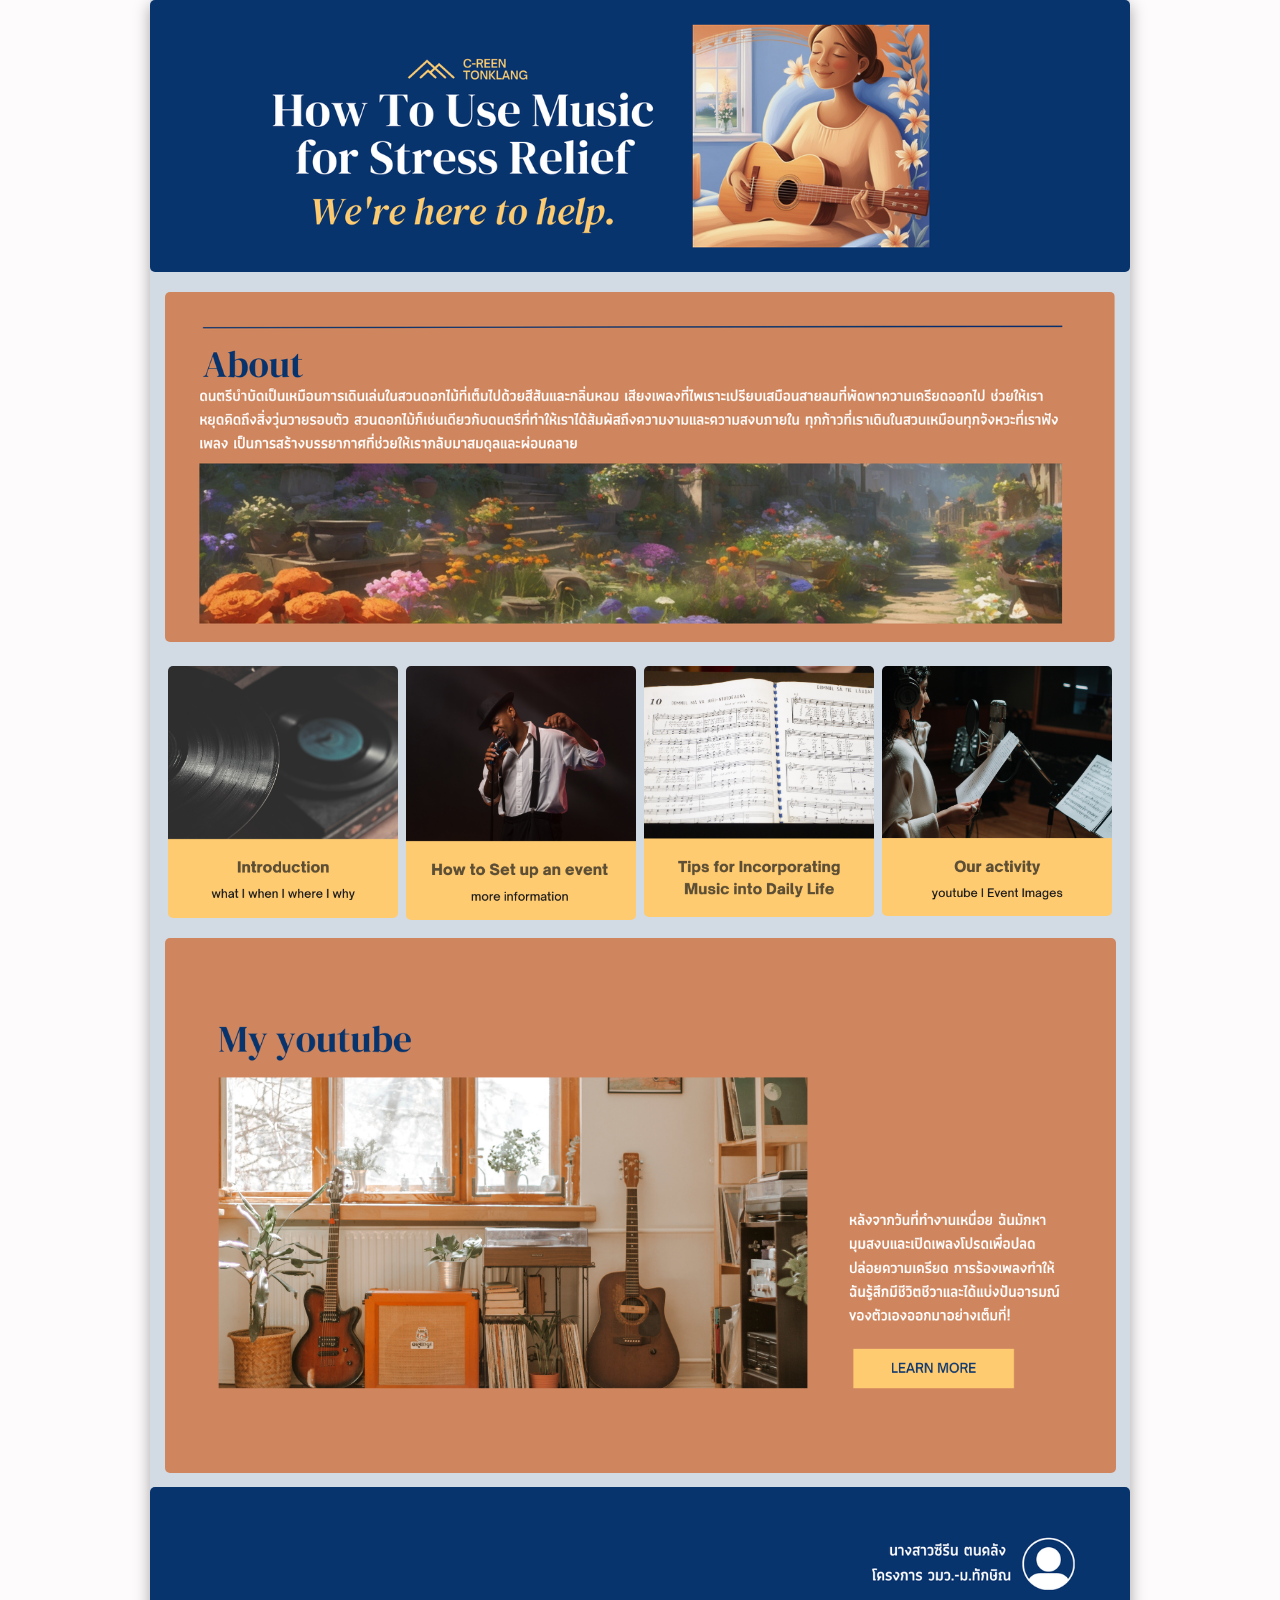
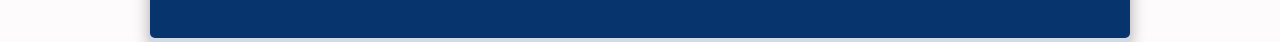
<file: index.html>
<!DOCTYPE html>
<html lang="en">
<head>
    <meta charset="UTF-8">
    <meta name="viewport" content="width=device-width, initial-scale=1.0">
    <link rel="stylesheet" href="css/index.css">
    <title>การบำบัดความเครียดด้วยดนตรี</title>
</head>
<body>
<div class="container">
    <img src="images/music.png" alt="">
    <div class="main-content">
        <img src="images/about.png" alt="">
    </div>
    <div class="link">
        <a href="intro.html"><img src="images/intro.png" alt=""></a>
        <a href="set.html"><img src="images/set.png" alt=""></a>
        <a href="tips.html"><img src="images/tips.png" alt=""></a>
        <a href="activity.html"><img src="images/activity.png" alt=""></a>
    </div>
    <footer>
        <div class="youtube">
            <a href="https://www.youtube.com/@CO%E0%B9%80%E0%B8%A7%E0%B9%88%E0%B8%ADVIBE"><img src="images/youtube.png" alt=""></a>
        </div>
        <div class="end">
            <a href=""><img src="images/end.png" alt=""></a>
        </div>
    </footer>
</div>
</body>
</html>
</file>
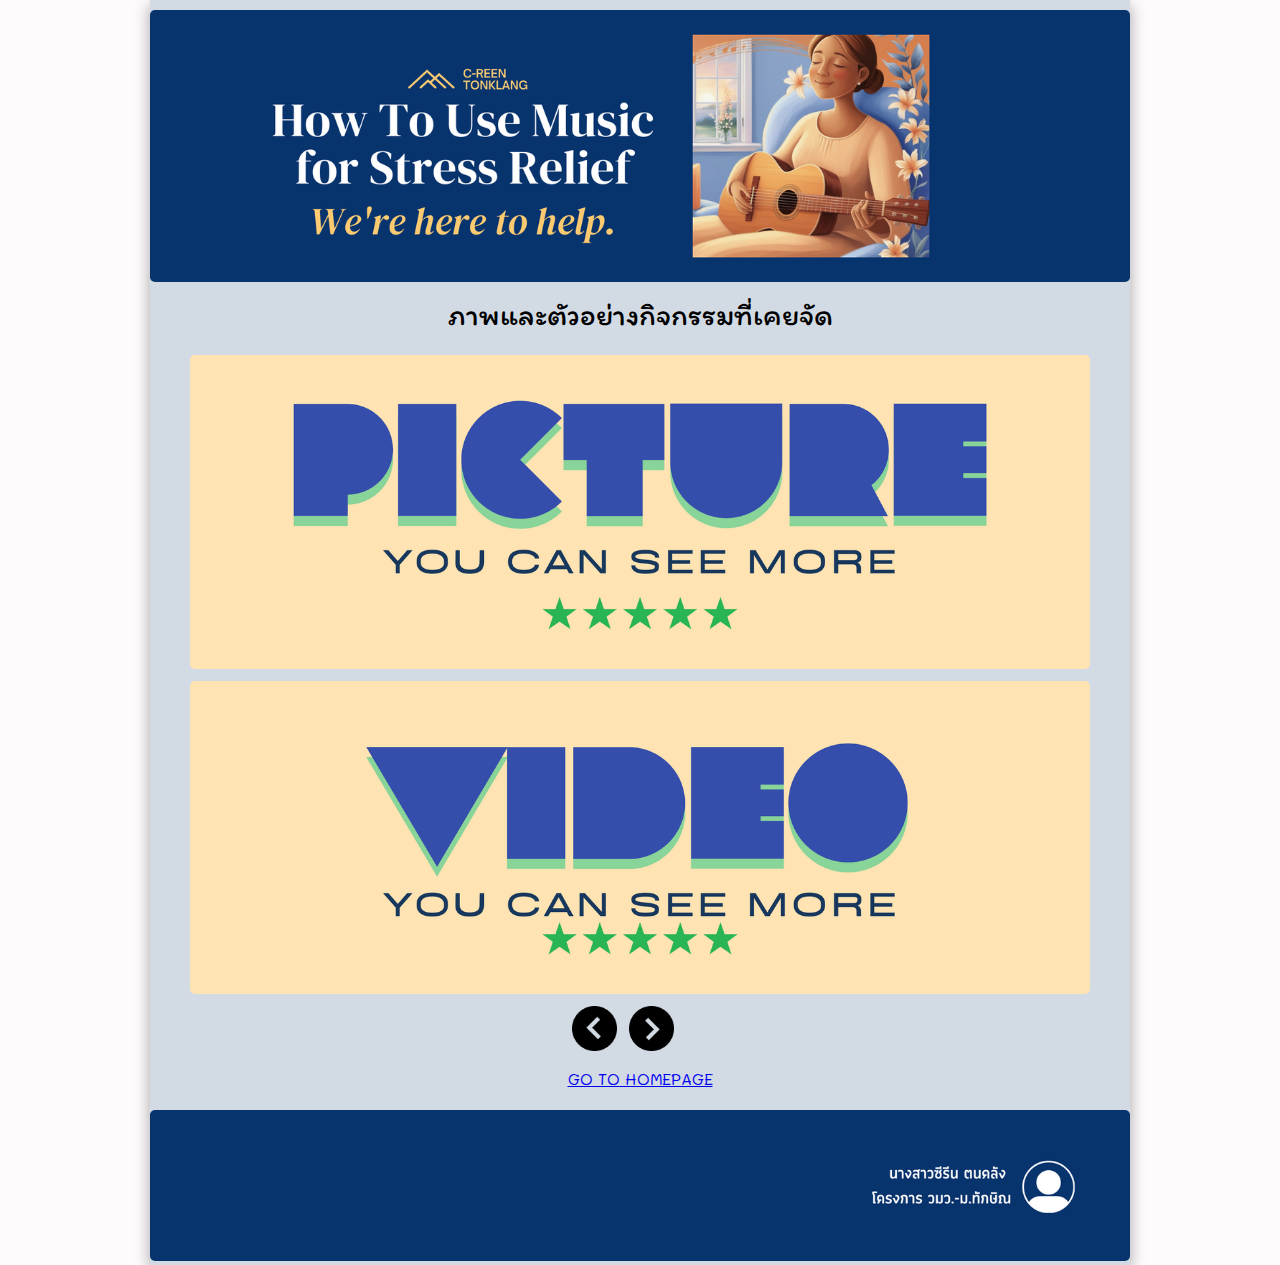
<file: activity.html>
<!DOCTYPE html>
<html lang="en">

<head>
    <meta charset="UTF-8">
    <meta name="viewport" content="width=device-width, initial-scale=1.0">
    <link rel="stylesheet" href="css/activity.css">
    <title>การบำบัดความเครียดด้วยดนตรี</title>
</head>

<body>
    <div class="container">
        <img src="images/music.png" alt="">
        <div class="main-content">
            <h1>ภาพและตัวอย่างกิจกรรมที่เคยจัด</h1>
        </div>
        <div class="link">
            <a href="https://drive.google.com/drive/folders/1nlWauJngmIZAuS_eR5DqWQHLa1t04-ch?usp=drive_link"><img src="images/home-picture.png" alt=""></a>
            <a href="https://drive.google.com/drive/folders/1zL92gk0QCi_Mrt4Wp0utIaLv8jMRRXdd?usp=drive_link"><img src="images/home-video.png" alt=""></a>
       </div>
        <div class="link1">
            <a href="tips.html"><img src="images/back.png" alt=""></a>
            <a href="intro.html"><img src="images/next.png" alt=""></a>
            <a href="index.html"><p>GO TO HOMEPAGE</p></a>
        </div>
        <footer>
            <div class="end">
                <img src="images/end.png" alt="">
            </div>
        </footer>
    </div>
</body>

</html>
</file>
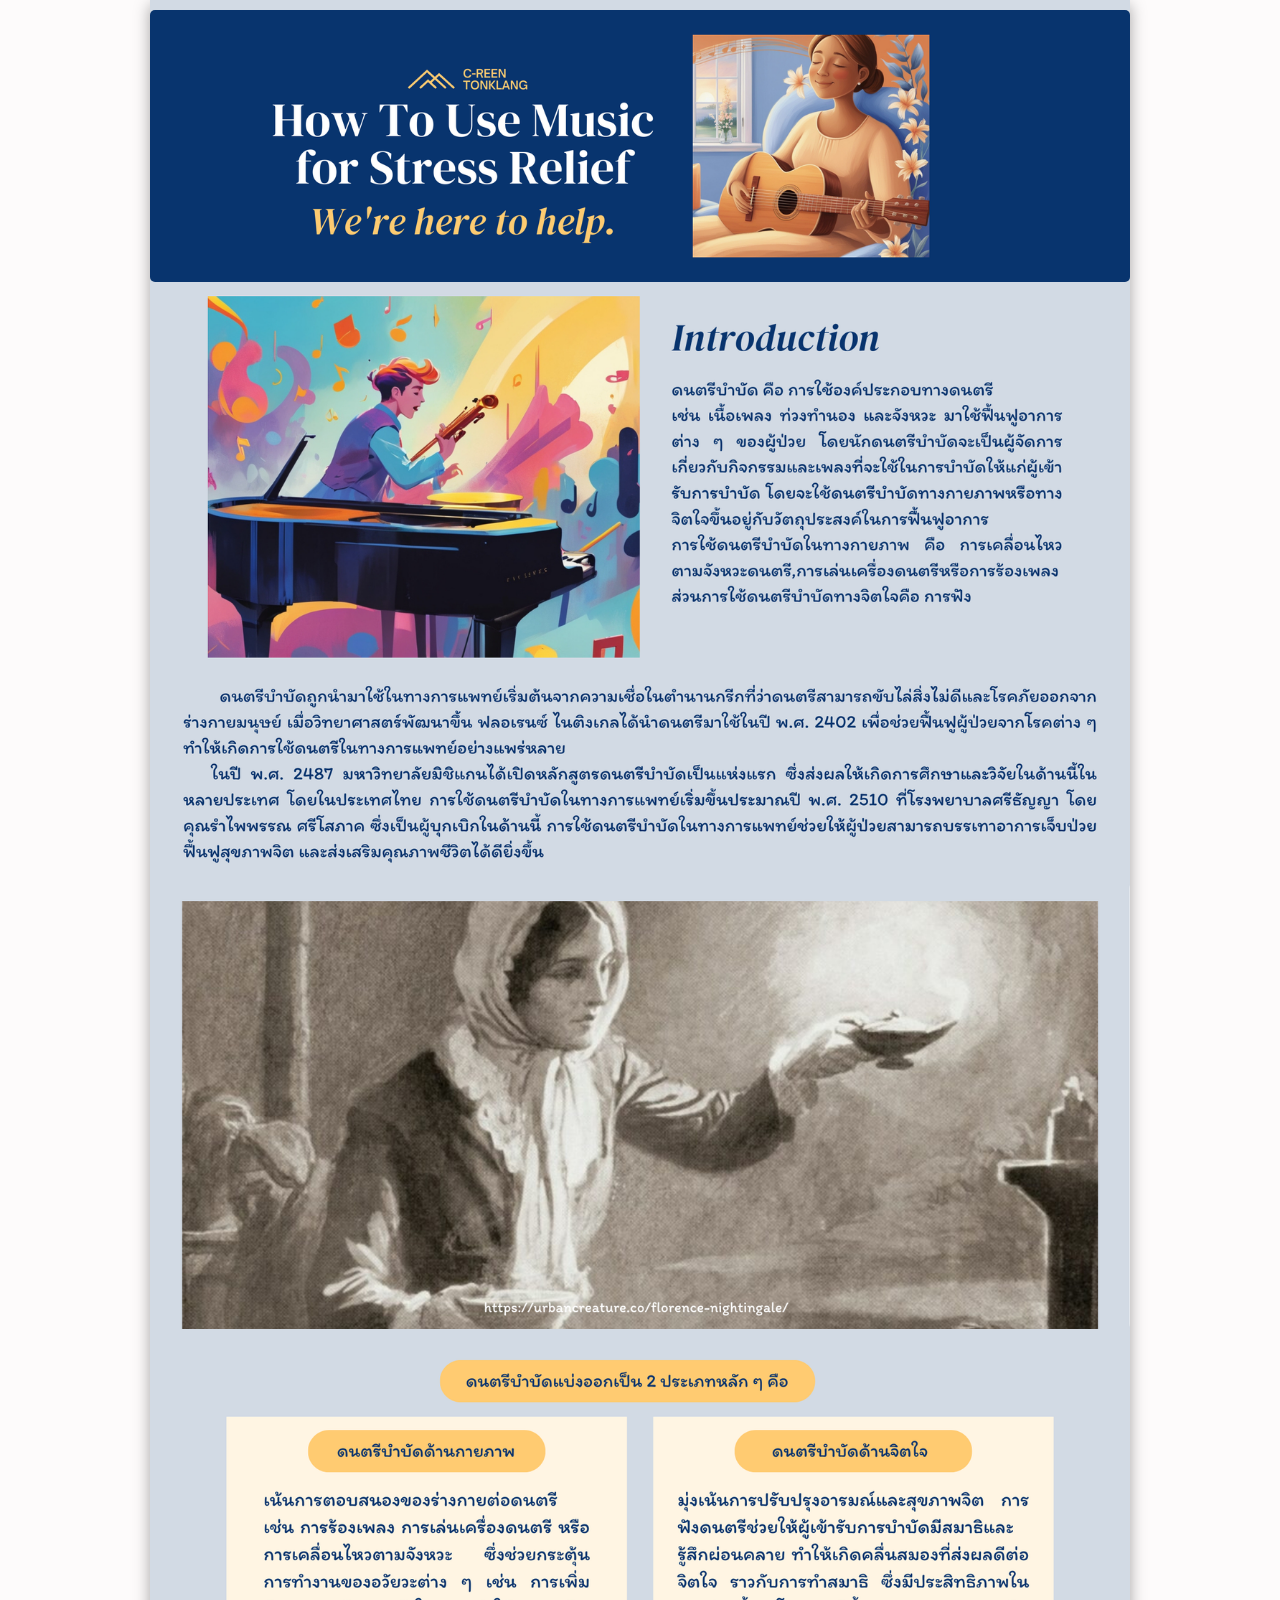
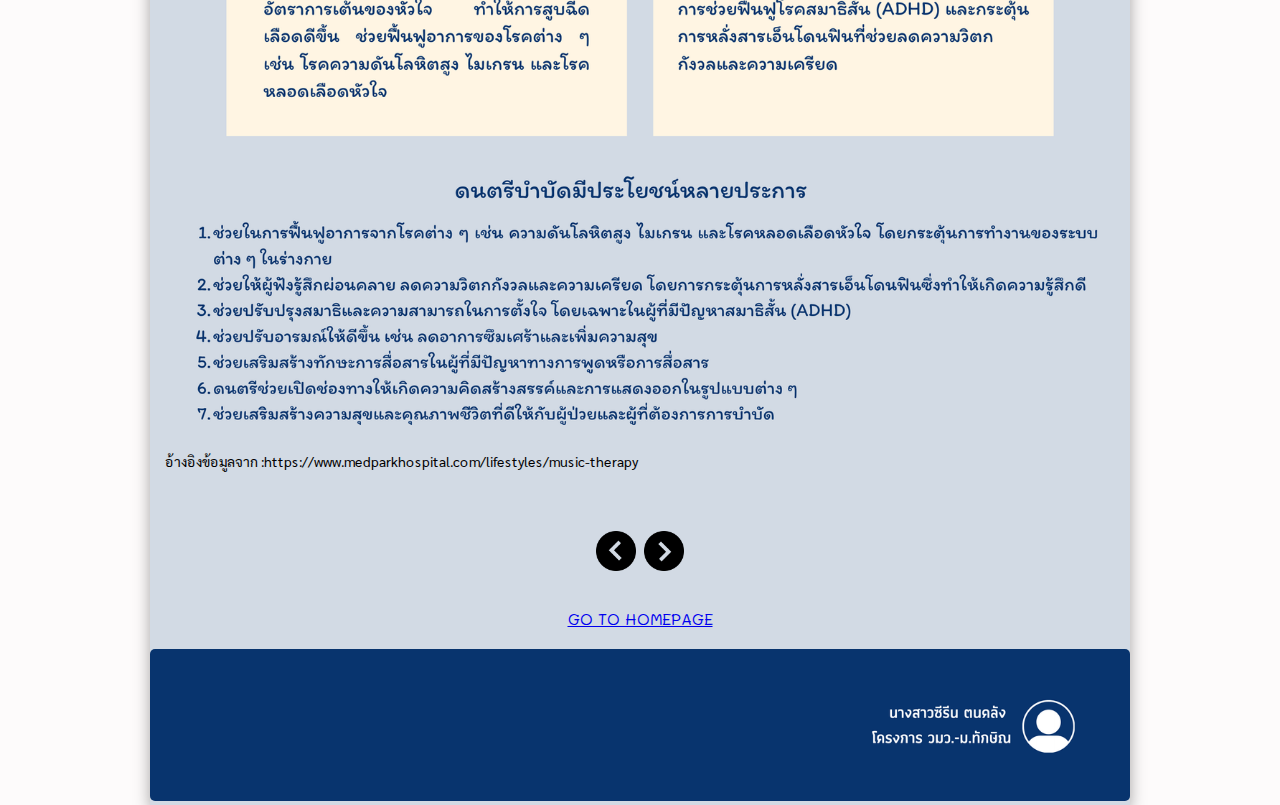
<file: intro.html>
<!DOCTYPE html>
<html lang="en">

<head>
    <meta charset="UTF-8">
    <meta name="viewport" content="width=device-width, initial-scale=1.0">
    <link rel="stylesheet" href="css/intro.css">
    <title>การบำบัดความเครียดด้วยดนตรี</title>
</head>

<body>
    <div class="container">
        <img src="images/music.png" alt="">
        <div class="main-content">
            <img src="images/introduction.png">
            <img src="images/med.png">
            <img src="images/nightingale.png">
            <img src="images/therapy.png">
            <img src="images/benefit.png">
        </div>
        <div class="col-r">
            <h5>อ้างอิงข้อมูลจาก : </h5>
            <h5> https://www.medparkhospital.com/lifestyles/music-therapy </h5>
        </div>
        <div class="link">
            <a href="index.html"><img src="images/back.png" alt=""></a>
            <a href="set.html"><img src="images/next.png" alt=""></a>
        </div>
        <div class="link">
        <a href="index.html"><p>GO TO HOMEPAGE</p></a>
        </div>
        <footer>
            <div class="end">
                <img src="images/end.png" alt="">
            </div>
        </footer>
    </div>
</body>

</html>
</file>
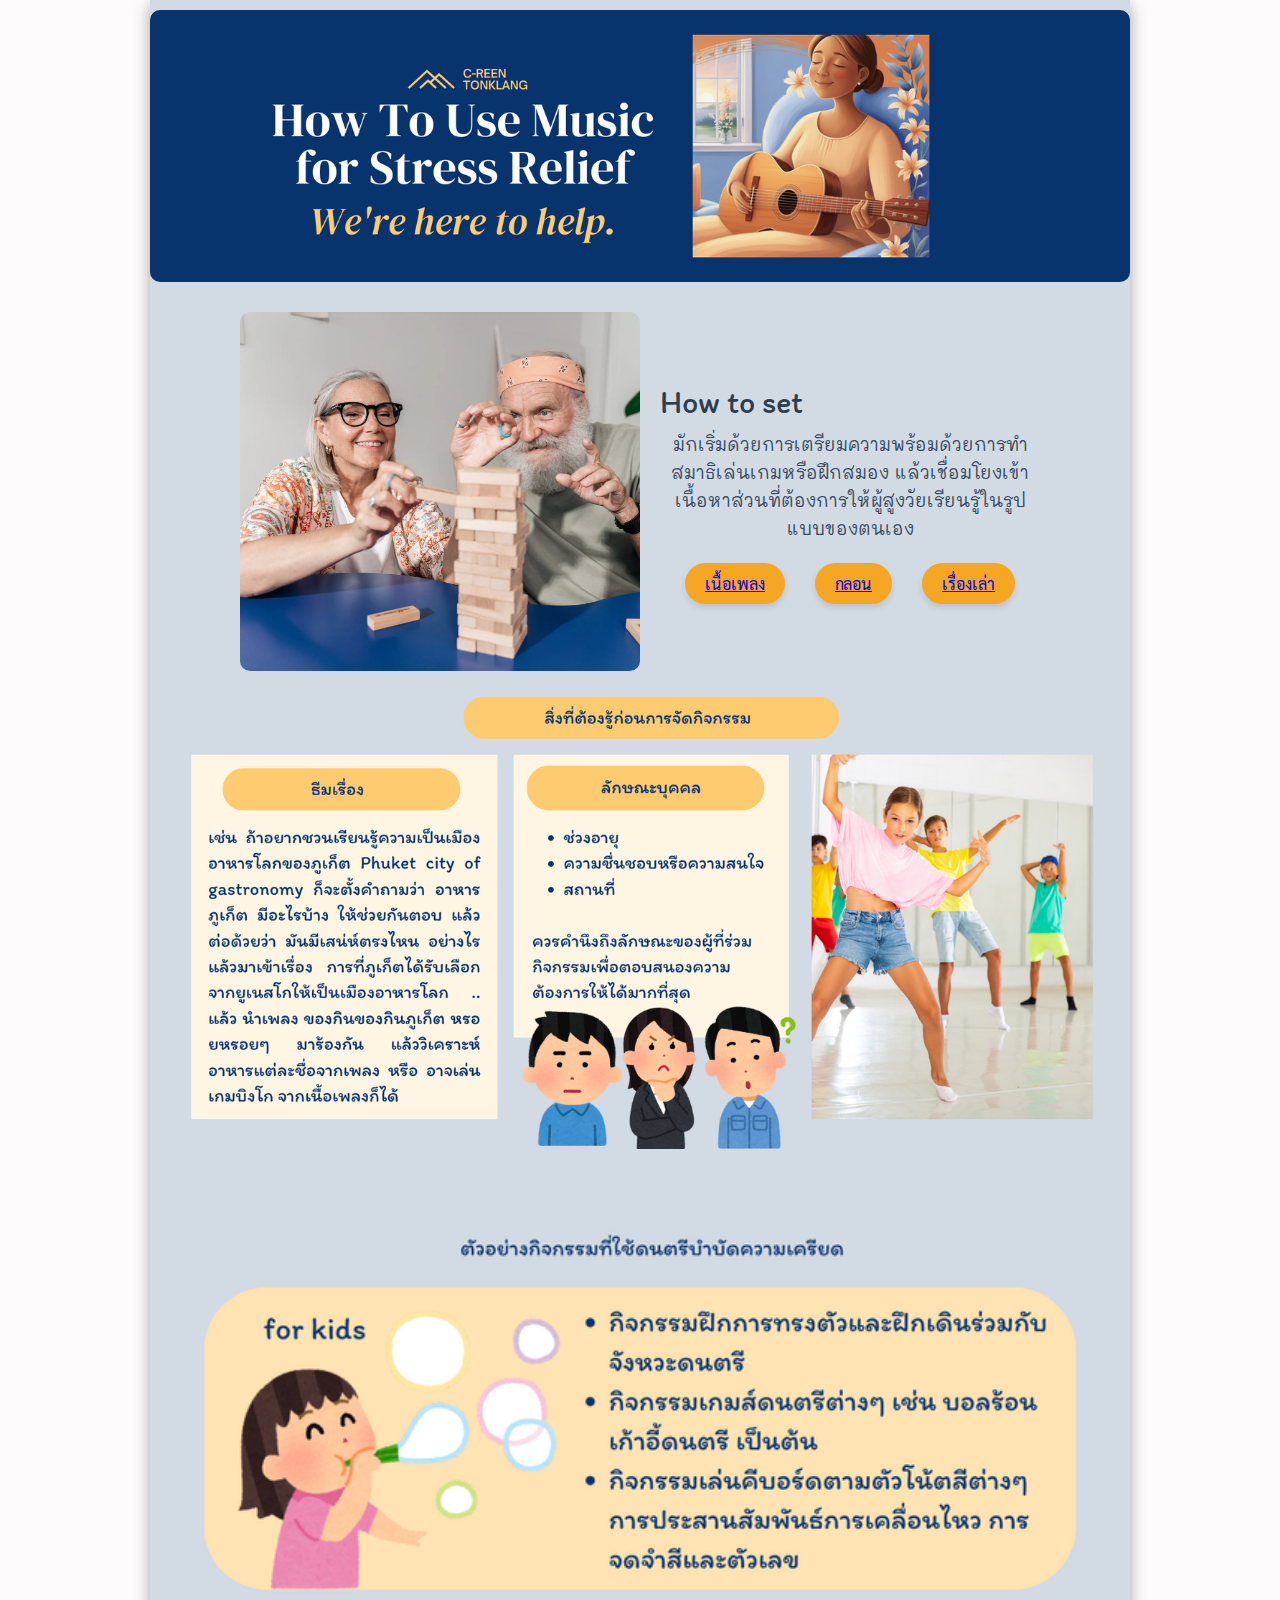
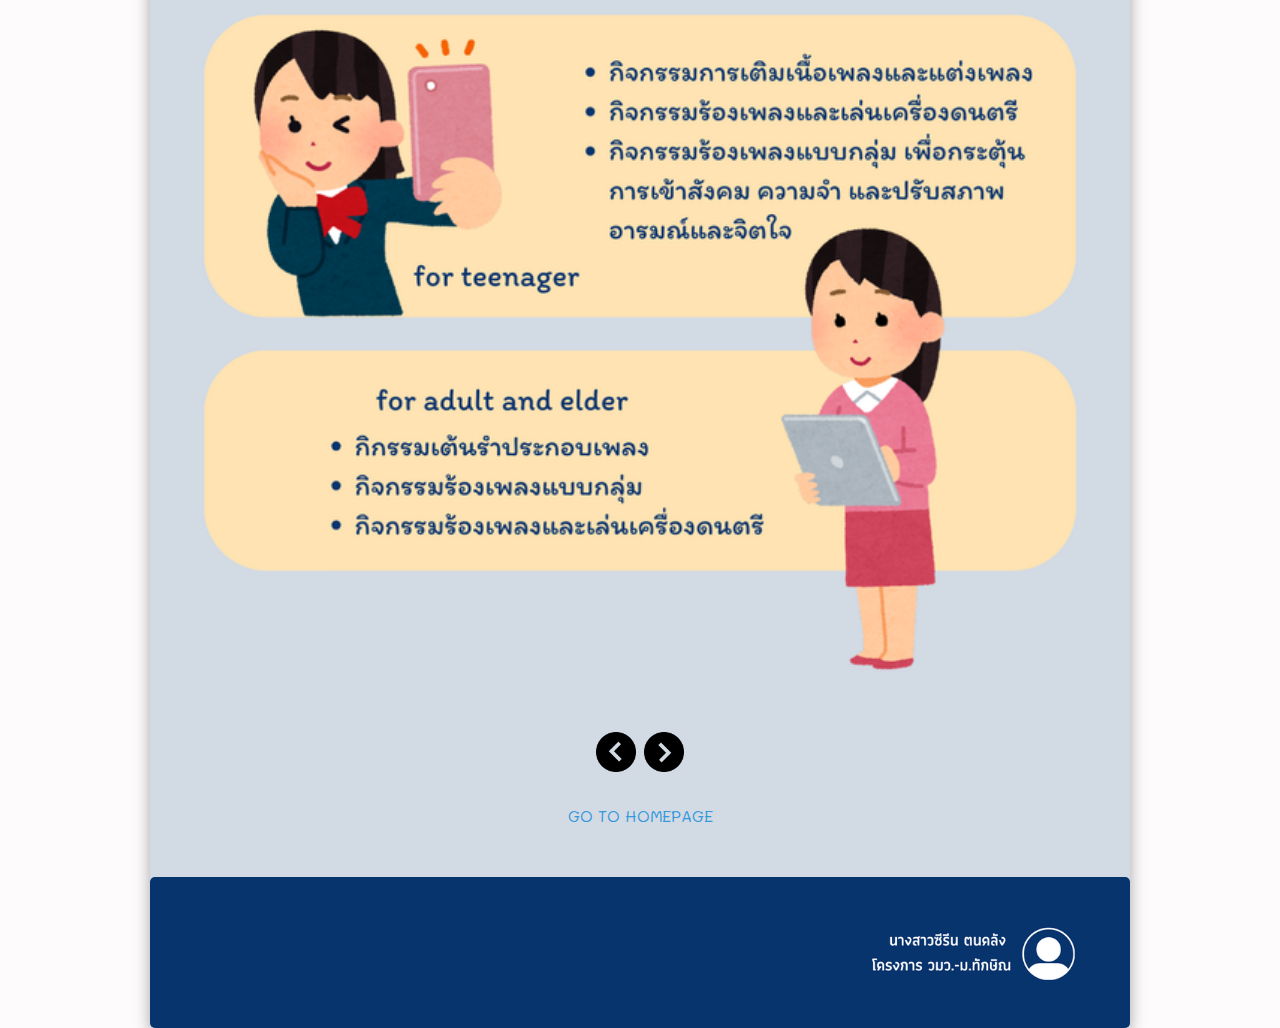
<file: set.html>
<head>
  <meta charset="UTF-8">
  <meta name="viewport" content="width=device-width, initial-scale=1.0">
  <link rel="stylesheet" href="css/tips.css">
  <title>การบำบัดความเครียดด้วยดนตรี</title>
  <style>
    @media screen and (max-width: 800px) {
        .container,.header-section,.header-section, img,.cont,.content-section h1 ,.content-section p,.button-group,.button-group button ,.link, .link1 ,.link1 a footer .end img {
      width: 100%; /* The width is 100%, when the viewport is 800px or smaller */
      margin-left: 4px;

    }
}
@media screen and (max-width: 800px) {
    .button-group,.content-section imgent-section ,.text{
      width: 40%; /* The width is 100%, when the viewport is 800px or smaller */
    }
}
      
      /* Container for the whole page */
      .container {
          display: flex;
          flex-direction: column;
          align-items: center;
          padding: 0px;
          width: 100%;
      }

      .header-section {
            width: 100%; /* Make the header take full width of the container */
            overflow: hidden; /* Ensure no overflow outside the container */
        }

        .header-section img {
            width: 100%; /* Make the music image span the entire width of the container */
            height: auto; /* Maintain aspect ratio */
            border-radius: 10px;
        }

      /* Content Section with Text and Image Side by Side */
      .content-section {
          display: flex;
          align-items: center; /* Align image and text vertically */
          gap: 20px; /* Space between the image and the text */
          max-width: 800px;
          margin-top: 20px;
      }

      .content-section img {
          max-width: 50%; /* Set the image size */
          border-radius: 10px;
      }

      .content-section .text {
          max-width: 60%; /* Ensure the text takes up the remaining space */
      }

      .content-section h1 {
          font-size: 2rem;
          color: #2c3e50;
          margin-bottom: 10px;
      }

      .content-section p {
          font-size: 1.1rem;
          color: #34495e;
          line-height: 1.6;
          margin-bottom: 20px;
      }

      /* Button Group */
      .button-group {
          display: flex;
          justify-content: center;
          gap: 30px;
      }

      .button-group button {
          background-color: #f5a623;
          color: white;
          border: none;
          border-radius: 25px;
          padding: 10px 20px;
          font-size: 1rem;
          cursor: pointer;
          box-shadow: 0 4px 6px rgba(0, 0, 0, 0.1);
          text-decoration: none;
      }

      .button-group button:hover {
          background-color: #e59420;
      }

      /* Link Section */
      .link, .link1 {
          margin-top: 20px;
          text-align: center;
      }

      .link1 a {
          color: #3498db;
          text-decoration: none;
          font-size: 1rem;
      }

      /* Footer */
      footer {
          text-align: center;
          margin-top: 30px;
      }

      .end img {
          max-width: 100%;
          height: auto;
      }
  </style>
</head>

<body>
  <div class="container">
      <!-- Header with Music Image -->
      <div class="header-section">
          <img src="images/music.png" alt="Music Image">
      </div>

      <!-- Content Section with Image and Text Side by Side -->
      <div class="content-section">
          <img src="images/old1.png" alt="Elderly playing game">
          <div class="text">
              <h1>How to set</h1>
              <p>
                  มักเริ่มด้วยการเตรียมความพร้อมด้วยการทำสมาธิเล่นเกมหรือฝึกสมอง 
                  แล้วเชื่อมโยงเข้าเนื้อหาส่วนที่ต้องการให้ผู้สูงวัยเรียนรู้ในรูปแบบของตนเอง
              </p>
              <div class="button-group">
                  <button><a href="https://www.gotoknow.org/posts/351646">เนื้อเพลง</a></button>
                  <button><a href="https://teemtaro.com/%E0%B8%AA%E0%B8%84%E0%B8%A3%E0%B8%B4%E0%B8%9B%E0%B8%95%E0%B9%8C%E0%B8%9E%E0%B8%B4%E0%B8%98%E0%B8%B5%E0%B8%81%E0%B8%A3%E0%B8%87%E0%B8%B2%E0%B8%99%E0%B8%A7%E0%B8%B1%E0%B8%99%E0%B8%AA%E0%B8%B8%E0%B8%99/">กลอน</a></button>
                  <button><a href="https://creativetalkconference.com/storytelling-secret/">เรื่องเล่า</a></button>
              </div>
          </div>
      </div>
      <img src="images/8.png" alt="">
      <img src="images/9.png" alt="">
      <!-- Link Section -->
      <div class="link">
          <a href="intro.html"><img src="images/back.png" alt="Back"></a>
          <a href="tips.html"><img src="images/next.png" alt="Next"></a>
      </div>

      <!-- Link to Homepage -->
      <div class="link1">
          <a href="index.html"><p>GO TO HOMEPAGE</p></a>
      </div>

      <!-- Footer -->
      <footer>
          <div class="end">
              <img src="images/end.png" alt="End Image">
          </div>
      </footer>
  </div>
</body>
</html>
</file>
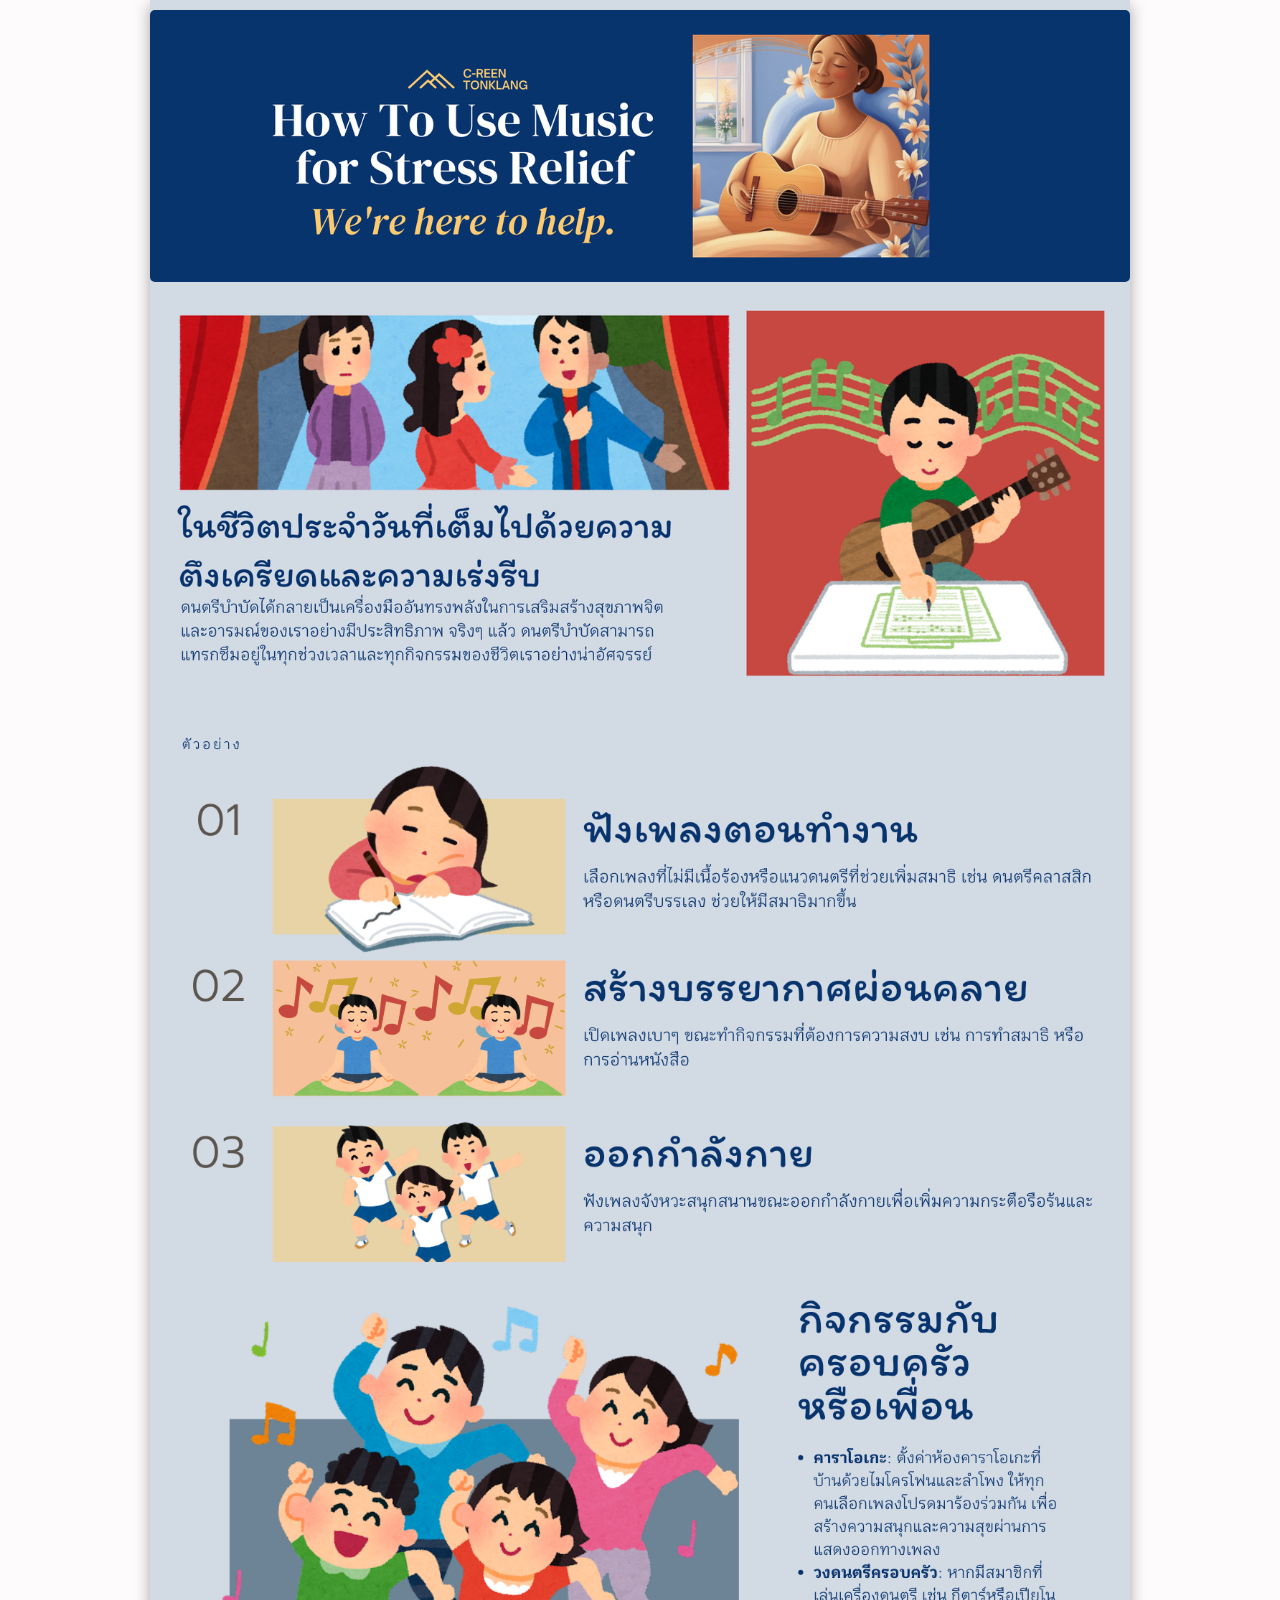
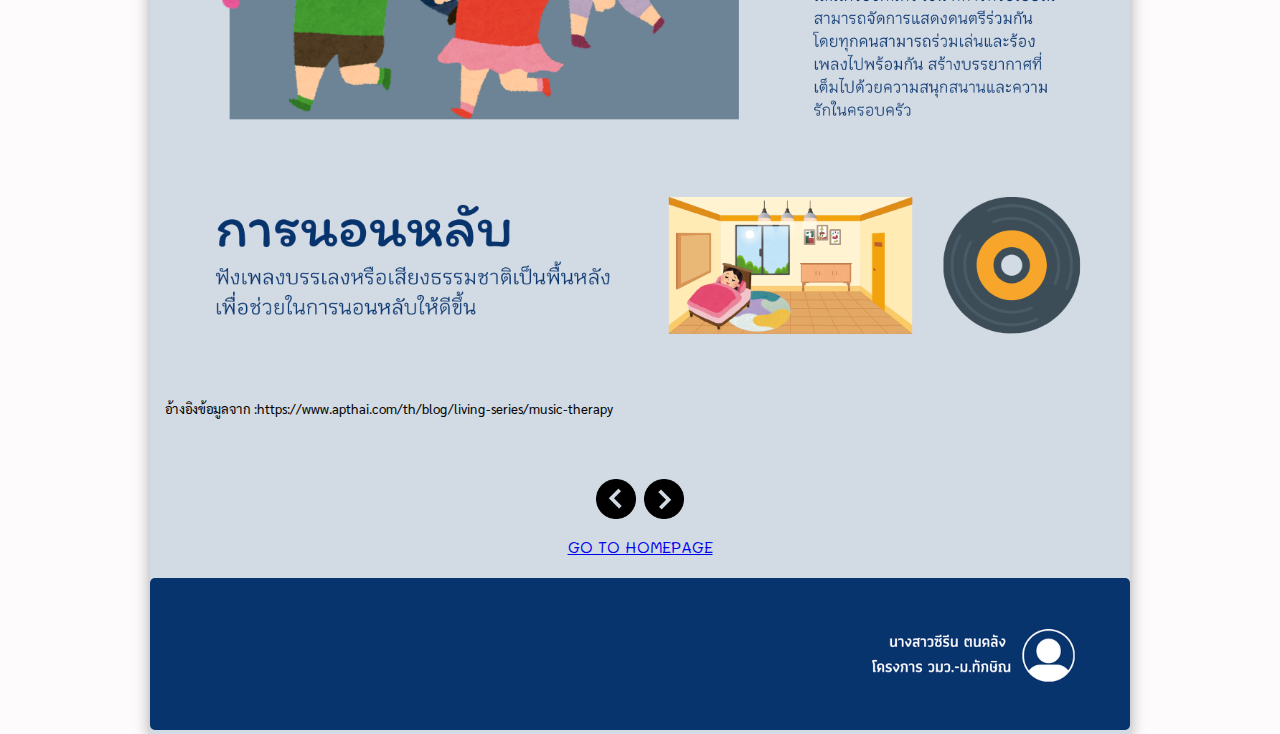
<file: tips.html>
<!DOCTYPE html>
<html lang="en">

<head>
    <meta charset="UTF-8">
    <meta name="viewport" content="width=device-width, initial-scale=1.0">
    <link rel="stylesheet" href="css/tips.css">
    <title>การบำบัดความเครียดด้วยดนตรี</title>
</head>

<body>
    <div class="container">
        <img src="images/music.png" alt="">
        <div class="main-content">
            <img src="images/1.png">
            <img src="images/2.png">
            <img src="images/3.png">
            <img src="images/4.png">
        </div>
        <div class="col-r">
            <h5>อ้างอิงข้อมูลจาก : </h5>
            <h5>https://www.apthai.com/th/blog/living-series/music-therapy </h5>
        </div>
        <div class="link">
            <a href="set.html"><img src="images/back.png" alt=""></a>
            <a href="activity.html"><img src="images/next.png" alt=""></a>
        </div>
        <div class="link1">
            <a href="index.html"><p>GO TO HOMEPAGE</p></a>
            </div>
        
        <footer>
            <div class="end">
                <img src="images/end.png" alt="">
            </div>
        </footer>
    </div>
</body>

</html>
</file>
<file: css/index.css>
@import url('https://fonts.googleapis.com/css2?family=Sarabun:ital,wght@0,100;0,200;0,300;0,400;0,500;0,600;0,700;0,800;1,100;1,200;1,300;1,400;1,500;1,600;1,700;1,800&display=swap');
@import url('https://fonts.googleapis.com/css2?family=Bentham&family=Sarabun:ital,wght@0,100;0,200;0,300;0,400;0,500;0,600;0,700;0,800;1,100;1,200;1,300;1,400;1,500;1,600;1,700;1,800&display=swap');
*
{
    box-sizing: border-box;
    font-family: "Sarabun", sans-serif;

}
html{height: 100%;}
body
{
    margin: 0;
    display: flex;
    flex-direction: column;
    height: 100%;
    background: #fdfbfb;
}
h1,h2,h3,h4,h5,h6,p
{
    line-height: 1.1;
    margin: 0;
}
h3
{
    font-family: "Sarabun", sans-serif;
    font-size: 20px;
    font-weight: 600;

}
h5
{
    font-family: "Bentham", serif;
    font-size: 40px;
    font-weight: 400; 
    margin-left: 700px ;
    margin-bottom: 50px ;
}
h6
{
    font-family: "Sarabun", sans-serif;
    font-size: 14px;
    font-weight: 400; 
    line-height: 1.3;
}
img
{
    width: 100%;
    margin : 0 auto;
    border-radius: 5px;
}
.container
{
    width: 100%;
    max-width: 980px;
    display: flex;
    flex-direction: column;
    margin: 0 auto;
    background:#d2dae4 ;
    align-items: center;
    box-shadow: rgba(0, 0, 0, 0.35) 0px 5px 15px;
    flex: 1 0 auto;
}
.main-content
{
    width: 100%;
    max-width: 950px;
    display: flex;
    flex-direction: column;
    margin: 0 auto ;
    border-radius: 5px;
    padding-top: 20px; 

}
.link
{
    display: flex;
    flex-direction:table;  
    margin-top: 20px ;
    border-radius: 5px;
    justify-content: center;
}
.link img
{
    width: 230px;
    opacity: 1;
    transition: all 0.5s;
    margin: 4px;
    
}
.link img:hover
{
    opacity: 0.5;
}
.youtube
{
    width: 97%;
    margin-top: 10px ;
    margin-left: 15px;
    border-radius: 5px;
    justify-content: center;
}
.end
{
    width: 100%;
    margin-top: 10px ;
    justify-content: center;
}
@media screen and (max-width: 980px) {
    .body,h1,h2,h3,h4,h5,h6,p,img,.container,.main-content,.link,.link img:hover,.youtube{
      width: 100%; /* The width is 100%, when the viewport is 800px or smaller */
      margin-left: 4px;

    }
}
@media screen and (max-width: 980px) {
    .link img{
      width: 95%; /* The width is 100%, when the viewport is 800px or smaller */
      margin-left: 4px;

    }
}
</file>
<file: css/activity.css>
@import url('https://fonts.googleapis.com/css2?family=Sarabun:ital,wght@0,100;0,200;0,300;0,400;0,500;0,600;0,700;0,800;1,100;1,200;1,300;1,400;1,500;1,600;1,700;1,800&display=swap');
@import url('https://fonts.googleapis.com/css2?family=Bentham&family=Sarabun:ital,wght@0,100;0,200;0,300;0,400;0,500;0,600;0,700;0,800;1,100;1,200;1,300;1,400;1,500;1,600;1,700;1,800&display=swap');
@import url('https://fonts.googleapis.com/css2?family=DynaPuff:wght@400..700&display=swap');
@import url('https://fonts.googleapis.com/css2?family=DynaPuff:wght@400..700&family=Itim&display=swap');
@import url('https://fonts.googleapis.com/css2?family=Mali:ital,wght@0,200;0,300;0,400;0,500;0,600;0,700;1,200;1,300;1,400;1,500;1,600;1,700&display=swap');
*
{
    box-sizing: border-box;
    font-family: "Sarabun", sans-serif;
}
html{height: 100%;}
body
{
    margin: 0;
    display: flex;
    flex-direction: column;
    height:100% ;
    background:#fdfbfb ;
}
h1,h2,h3,h4,h5,h6,p
{
    line-height: 1.1;
    margin: 0;
}
h1 {
    font-family: "Itim", cursive;
    font-size: 30px;
    font-weight: 400;
    text-align: center; /* Centers text horizontally */
    margin-top: 15px;   /* Adds space on top */
}
h3
{   font-family: "DynaPuff", system-ui;
    font-size: 40px;
    font-weight: 400; 
    margin-top: 10px ;
    text-align: center;
}
h5
{
    font-family: "Sarabun", sans-serif;
    font-size: 14px;
    font-weight: 400;
    line-height: 1.3;
    text-align: center;
}
p
{
    font-family: "Mali", cursive;
    font-size: 16px;
    font-weight: 400;
    line-height: 1.3;
    margin-top: 10px ;
    max-width: 950px;
    text-align: center;
}
img
{
    width: 100%;
    margin : 0 auto;
    margin-top: 10px ;
    border-radius: 5px;
}
.container
{
    width: 100%;
    max-width: 980px;
    display: flex;
    flex-direction: column;
    margin: 0 auto;
    background:#d2dae4 ;
    align-items: center;
    box-shadow: rgba(0, 0, 0, 0.35) 0px 5px 15px;
    flex: 1 0 auto;
}
.main-content
{
    display: block;
    padding-top: 1px;

}
.link
{
    display: flex;
    flex-direction: column; 
    margin-top: 20px ;
    border-radius: 5px;
    justify-content: center;
    text-decoration: none;
}
.link img
{
    width: 900px;
    opacity: 1;
    transition: all 0.5s;
    margin: 4px;
    
}
.link img:hover
{
    opacity: 0.5;
}
.link1 img
{
    width: 45px;
    opacity: 1;
    transition: all 0.5s;
    margin: 4px;
    
}
.link1 img:hover
{
    opacity: 0.5;
}
.col-r
{
    display: block;
    padding-top: 15px;
    width: 100%;
    max-width: 950px;
    height: 70px;
    display: flex;
    flex: 0 0 auto;
    text-align: center;

}
.end
{
    width: 100%;
    margin-top: 10px ;
    justify-content: center;
}
@media screen and (max-width: 980px) {
    body,h1,h2,h3,h4,h5,h6,p,img,.container,.main-content,.link,.link img,.link img:hover,.col-r,.end{
      width: 100%; /* The width is 100%, when the viewport is 800px or smaller */
      margin-left: 4px;

    }
}
@media screen and (max-width: 980px) {
    .link1 img,.link img:hover,.link1 img,.link1 img:hover {
      width: 10%; /* The width is 100%, when the viewport is 800px or smaller */
      align-items: center;

    }
}
</file>
<file: css/intro.css>
@import url('https://fonts.googleapis.com/css2?family=Sarabun:ital,wght@0,100;0,200;0,300;0,400;0,500;0,600;0,700;0,800;1,100;1,200;1,300;1,400;1,500;1,600;1,700;1,800&display=swap');
@import url('https://fonts.googleapis.com/css2?family=Bentham&family=Sarabun:ital,wght@0,100;0,200;0,300;0,400;0,500;0,600;0,700;0,800;1,100;1,200;1,300;1,400;1,500;1,600;1,700;1,800&display=swap');
@import url('https://fonts.googleapis.com/css2?family=DynaPuff:wght@400..700&display=swap');
@import url('https://fonts.googleapis.com/css2?family=DynaPuff:wght@400..700&family=Itim&display=swap');
@import url('https://fonts.googleapis.com/css2?family=Mali:ital,wght@0,200;0,300;0,400;0,500;0,600;0,700;1,200;1,300;1,400;1,500;1,600;1,700&display=swap');
*
{
    box-sizing: border-box;
    font-family: "Sarabun", sans-serif;
}
html{height: 100%;}
body
{
    margin: 0;
    display: flex;
    flex-direction: column;
    height:100% ;
    background:#fdfbfb ;
}
h1,h2,h3,h4,h5,h6,p
{
    line-height: 1.1;
    margin: 0;
}
h1
{
    font-family: "Itim", cursive;
    font-size: 30px;
    font-weight: 400; 
    margin-left: 0 auto;
    margin-top: 15px ;
}
h3
{   font-family: "DynaPuff", system-ui;
    font-size: 40px;
    font-weight: 400; 
    margin-top: 10px ;
    text-align: center;
}
h5
{
    font-family: "Sarabun", sans-serif;
    font-size: 14px;
    font-weight: 400;
    line-height: 1.3;
    text-align: center;
}
p
{
    font-family: "Mali", cursive;
    font-size: 16px;
    font-weight: 400;
    line-height: 1.3;
    margin-top: 10px ;
    max-width: 950px;
    text-align: center;
}
img
{
    width: 100%;
    margin : 0 auto;
    margin-top: 10px ;
    border-radius: 5px;
}
.container
{
    width: 100%;
    max-width: 980px;
    display: flex;
    flex-direction: column;
    margin: 0 auto;
    background:#d2dae4 ;
    align-items: center;
    box-shadow: rgba(0, 0, 0, 0.35) 0px 5px 15px;
    flex: 1 0 auto;
}
.main-content
{
    display: block;
    padding-top: 1px;

}
.link
{
    display: flex;
    flex-direction: table;
    margin-top: 20px ;
    border-radius: 5px;
    justify-content: center;
}
.link img
{
    width: 40px;
    opacity: 1;
    transition: all 0.5s;
    margin: 4px;
    
}
.link img:hover
{
    opacity: 0.5;
}
.link1
{
    border-radius: 5px;
    justify-content: center;
    text-decoration: none;
}
.col-r
{
    display: block;
    padding-top: 15px;
    width: 100%;
    max-width: 950px;
    height: 70px;
    display: flex;
    flex: 0 0 auto;
    text-align: center;

}
.end
{
    width: 100%;
    margin-top: 10px ;
    justify-content: center;
}
@media screen and (max-width: 980px) {
    .body,h1,h2,h3,h4,h5,h6,p,img,.container,.main-content,.link,.youtube{
      width: 100%; /* The width is 100%, when the viewport is 800px or smaller */
      margin-left: 4px;
    }
}
</file>
<file: css/tips.css>
@import url('https://fonts.googleapis.com/css2?family=Sarabun:ital,wght@0,100;0,200;0,300;0,400;0,500;0,600;0,700;0,800;1,100;1,200;1,300;1,400;1,500;1,600;1,700;1,800&display=swap');
@import url('https://fonts.googleapis.com/css2?family=Bentham&family=Sarabun:ital,wght@0,100;0,200;0,300;0,400;0,500;0,600;0,700;0,800;1,100;1,200;1,300;1,400;1,500;1,600;1,700;1,800&display=swap');
@import url('https://fonts.googleapis.com/css2?family=DynaPuff:wght@400..700&display=swap');
@import url('https://fonts.googleapis.com/css2?family=DynaPuff:wght@400..700&family=Itim&display=swap');
@import url('https://fonts.googleapis.com/css2?family=Mali:ital,wght@0,200;0,300;0,400;0,500;0,600;0,700;1,200;1,300;1,400;1,500;1,600;1,700&display=swap');
*
{
    box-sizing: border-box;
    font-family: "Sarabun", sans-serif;
}
html{height: 100%;}
body
{
    margin: 0;
    display: flex;
    flex-direction: column;
    height:100% ;
    background:#fdfbfb ;
}
h1,h2,h3,h4,h5,h6,p
{
    line-height: 1.1;
    margin: 0;
}
h1
{
    font-family: "Itim", cursive;
    font-size: 30px;
    font-weight: 400; 
    margin-left: 0 auto;
    margin-top: 15px ;
}
h3
{   font-family: "DynaPuff", system-ui;
    font-size: 40px;
    font-weight: 400; 
    margin-top: 10px ;
    text-align: center;
}
h5
{
    font-family: "Sarabun", sans-serif;
    font-size: 14x;
    font-weight: 400;
    line-height: 1.3;
    text-align: center;
}
p
{
    font-family: "Mali", cursive;
    font-size: 16px;
    font-weight: 400;
    line-height: 1.3;
    margin-top: 10px ;
    max-width: 950px;
    text-align: center;
}
img
{
    width: 100%;
    margin : 0 auto;
    margin-top: 10px ;
    border-radius: 5px;
}
.container
{
    width: 100%;
    max-width: 980px;
    display: flex;
    flex-direction: column;
    margin: 0 auto;
    background:#d2dae4 ;
    align-items: center;
    box-shadow: rgba(0, 0, 0, 0.35) 0px 5px 15px;
    flex: 1 0 auto;
}
.main-content
{
    display: block;
    padding-top: 1px;

}
.link
{
    display: flex;
    flex-direction:table;  
    margin-top: 20px ;
    border-radius: 5px;
    justify-content: center;
}
.link img
{
    width: 40px;
    opacity: 1;
    transition: all 0.5s;
    margin: 4px;
    
}
.link img:hover
{
    opacity: 0.5;
}
.link1
{
    border-radius: 5px;
    justify-content: center;
    text-decoration: none;
}
.col-r
{
    display: block;
    padding-top: 15px;
    width: 100%;
    max-width: 950px;
    height: 70px;
    display: flex;
    flex: 0 0 auto;
    text-align: center;

}
.end
{
    width: 100%;
    margin-top: 10px ;
    justify-content: center;
}
@media screen and (max-width: 980px) {
    .body,h1,h2,h3,h4,h5,h6,p,img,.container,.main-content,.link,.youtube{
      width: 100%; /* The width is 100%, when the viewport is 800px or smaller */
      margin-left: 4px;

    }
}
</file>
